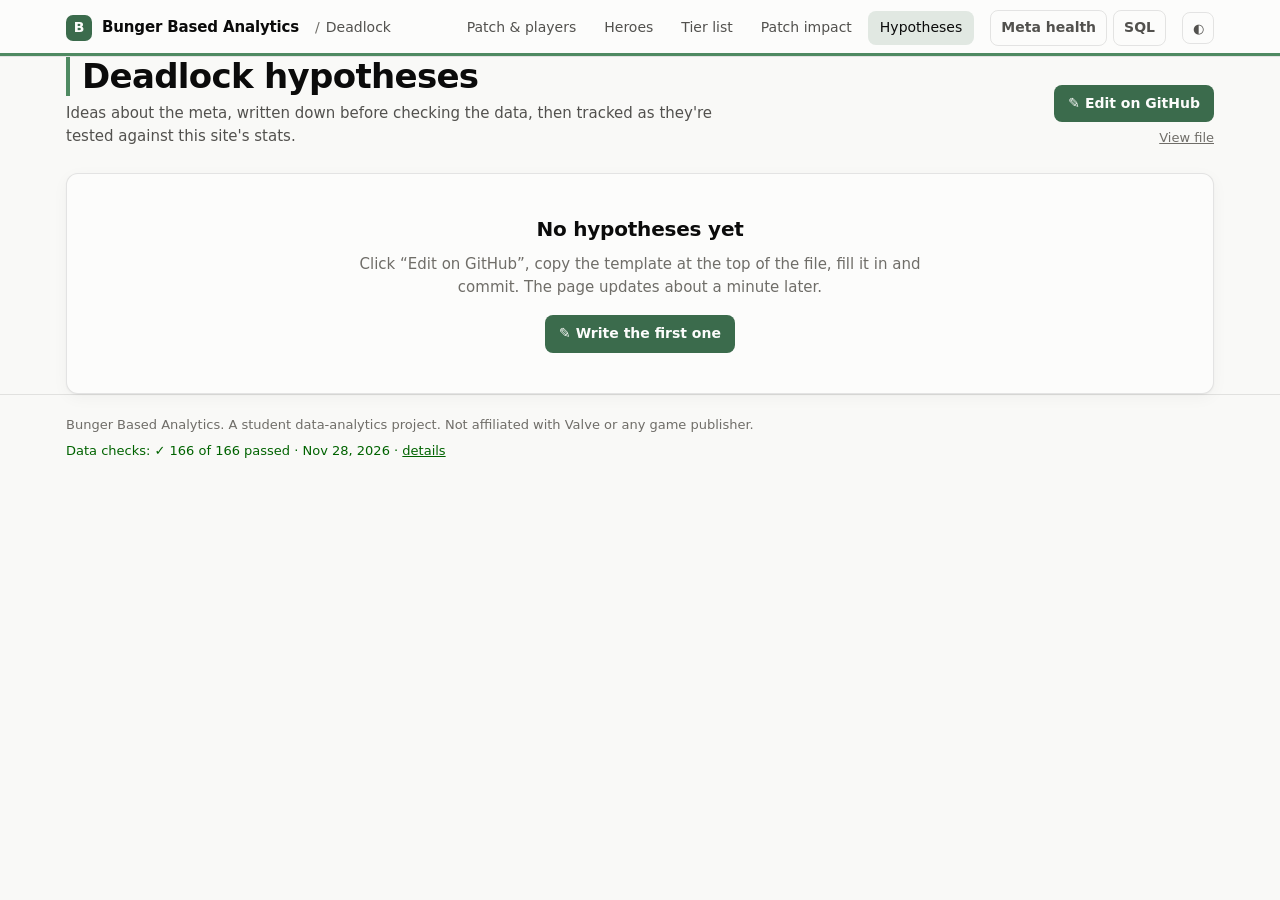
<file: hypotheses.html>
<!doctype html>
<html lang="en">
<head>
  <meta charset="utf-8">
  <meta name="viewport" content="width=device-width, initial-scale=1">
  <title>Hypotheses</title>
  <link rel="icon" type="image/svg+xml" href="assets/img/favicon.svg">
  <link rel="stylesheet" href="assets/css/style.css?v=13">
</head>
<body>
  <main class="wrap" id="app">
    <p class="muted">Loading…</p>
  </main>
  <script src="assets/js/common.js?v=13"></script>
  <script src="assets/js/hypotheses.js?v=13"></script>
</body>
</html>
</file>
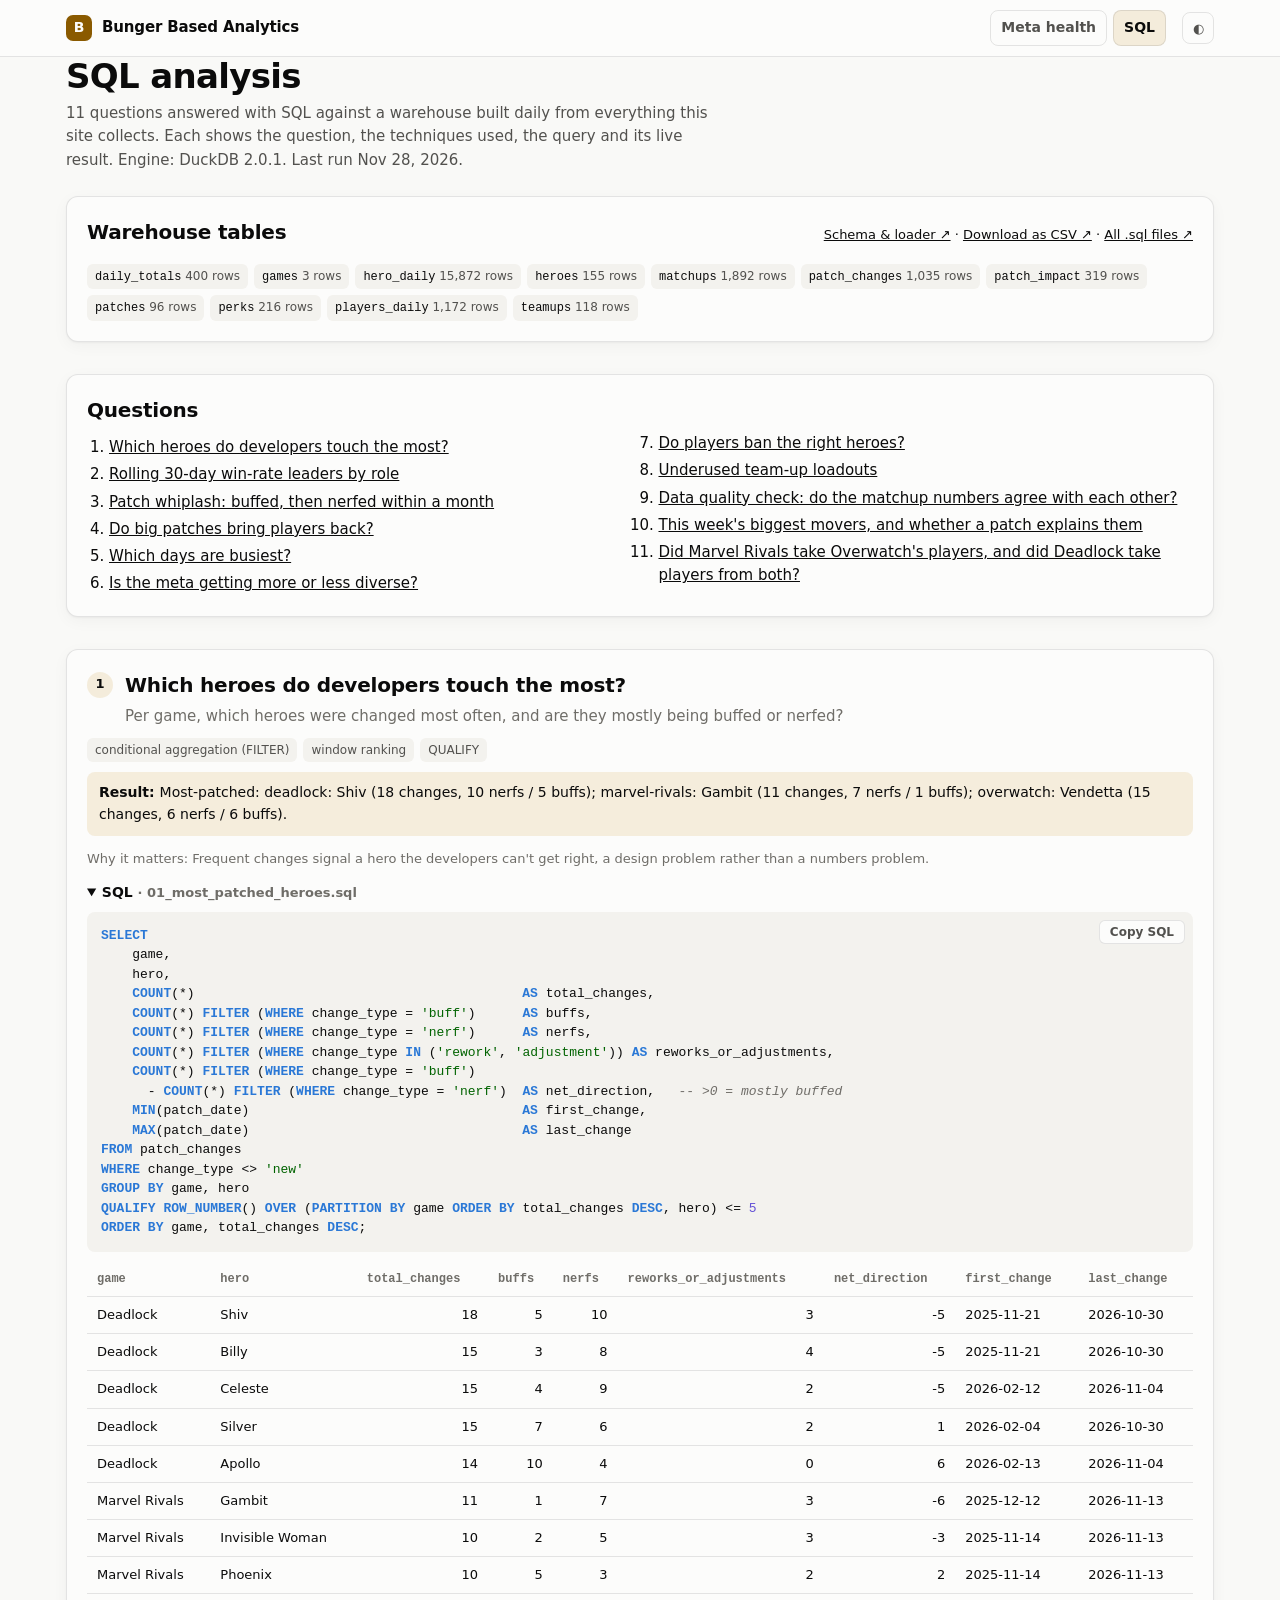
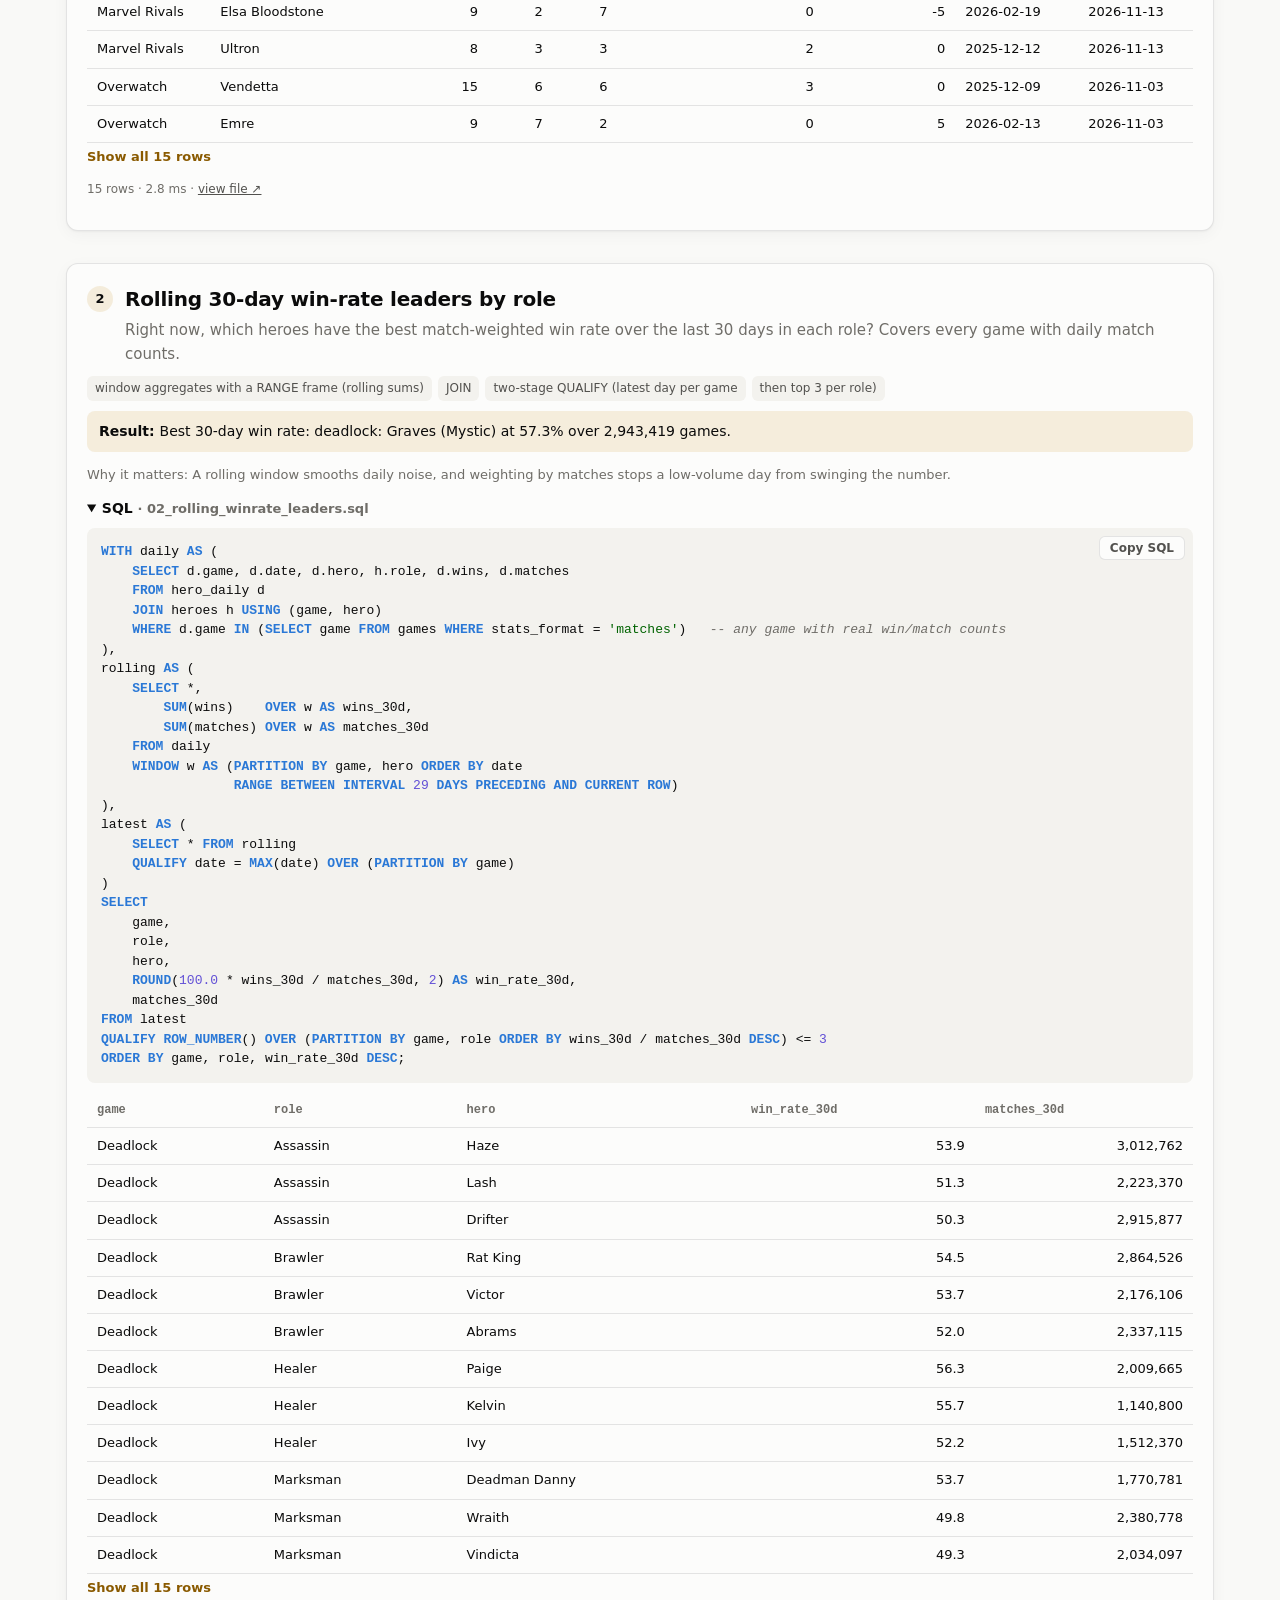
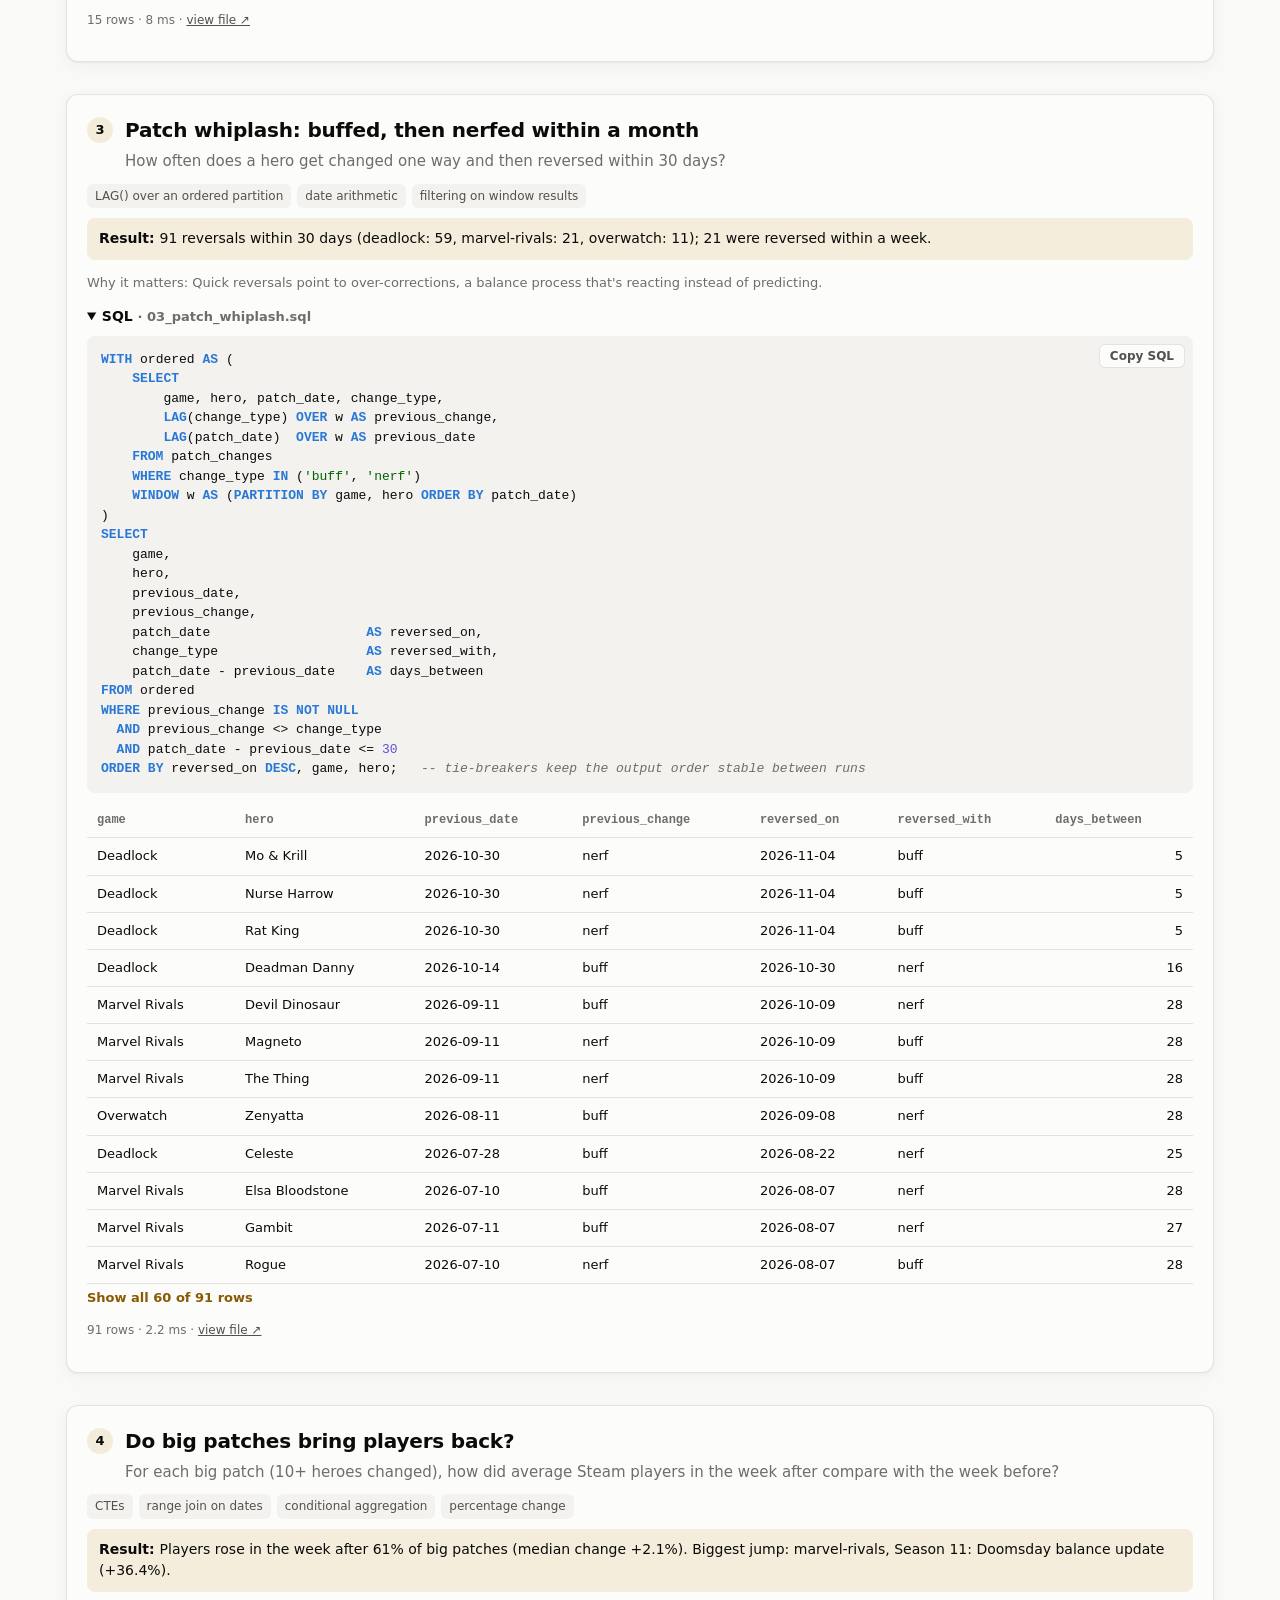
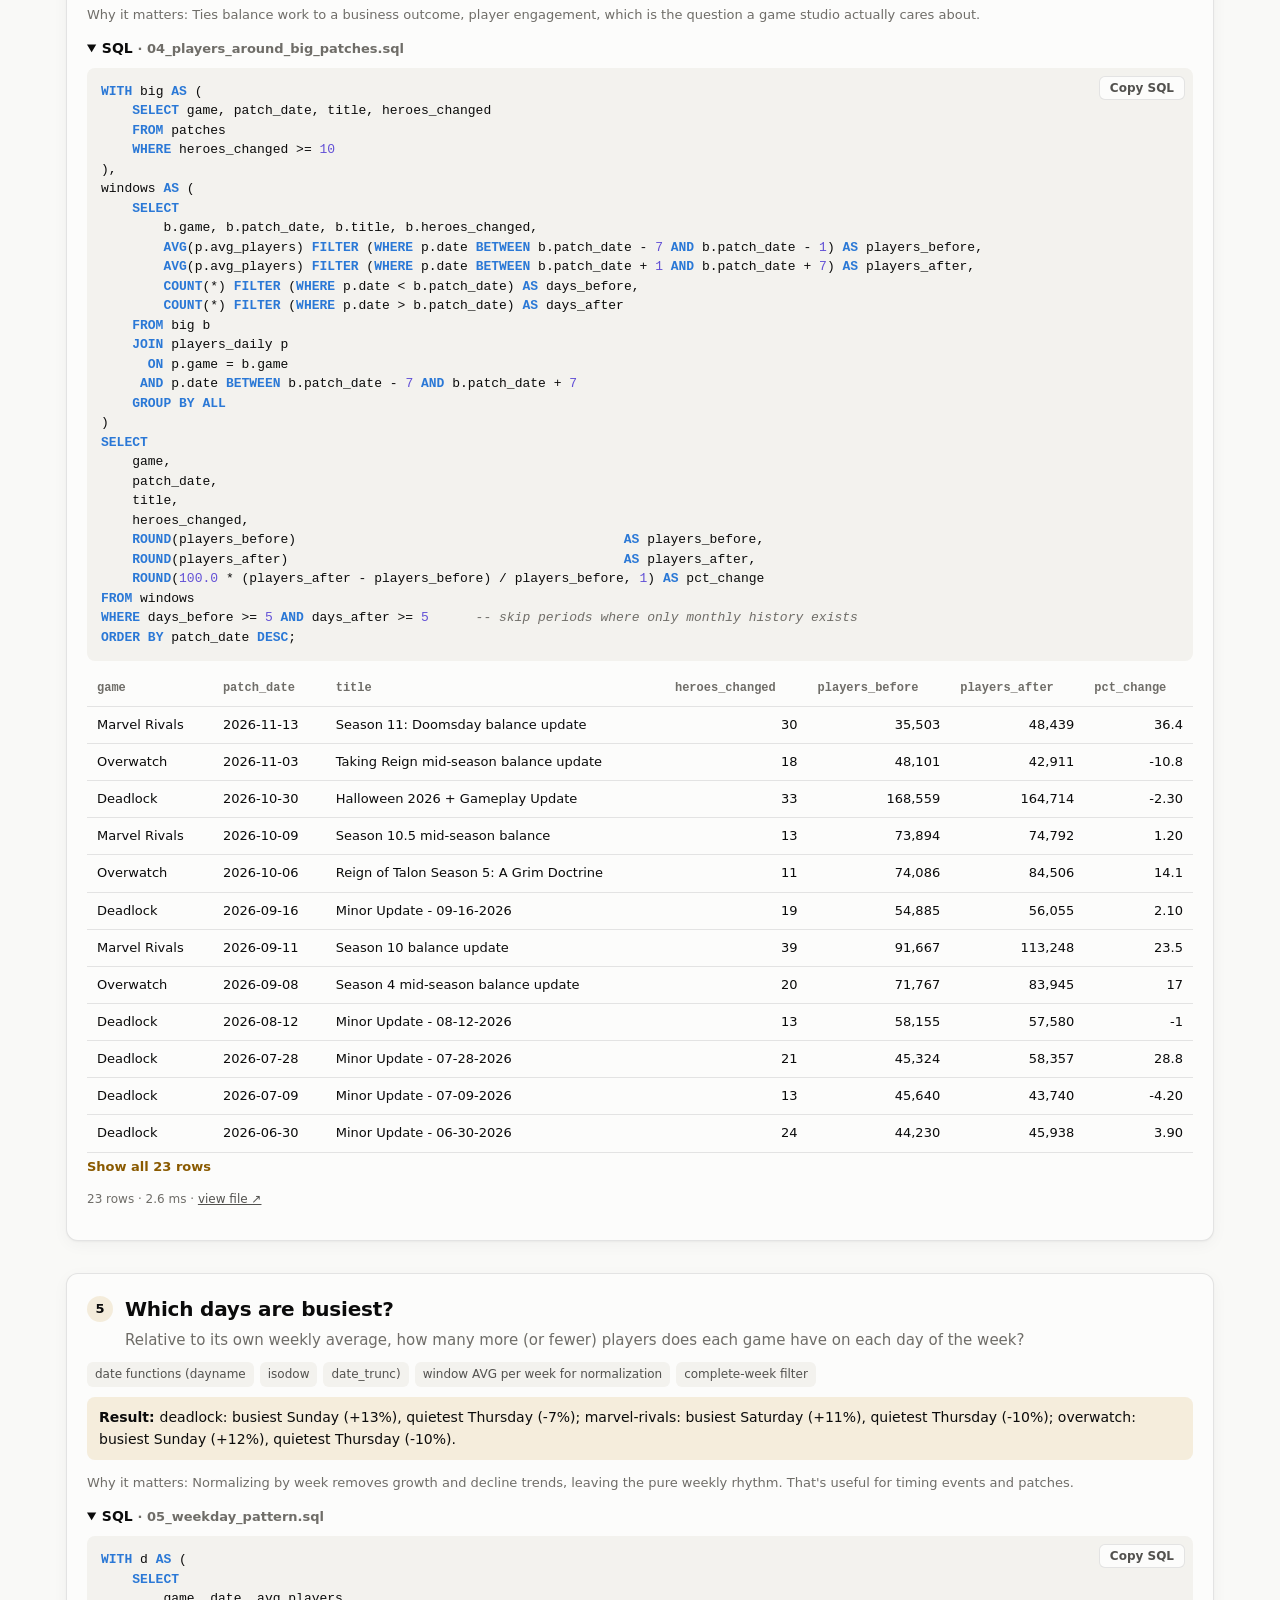
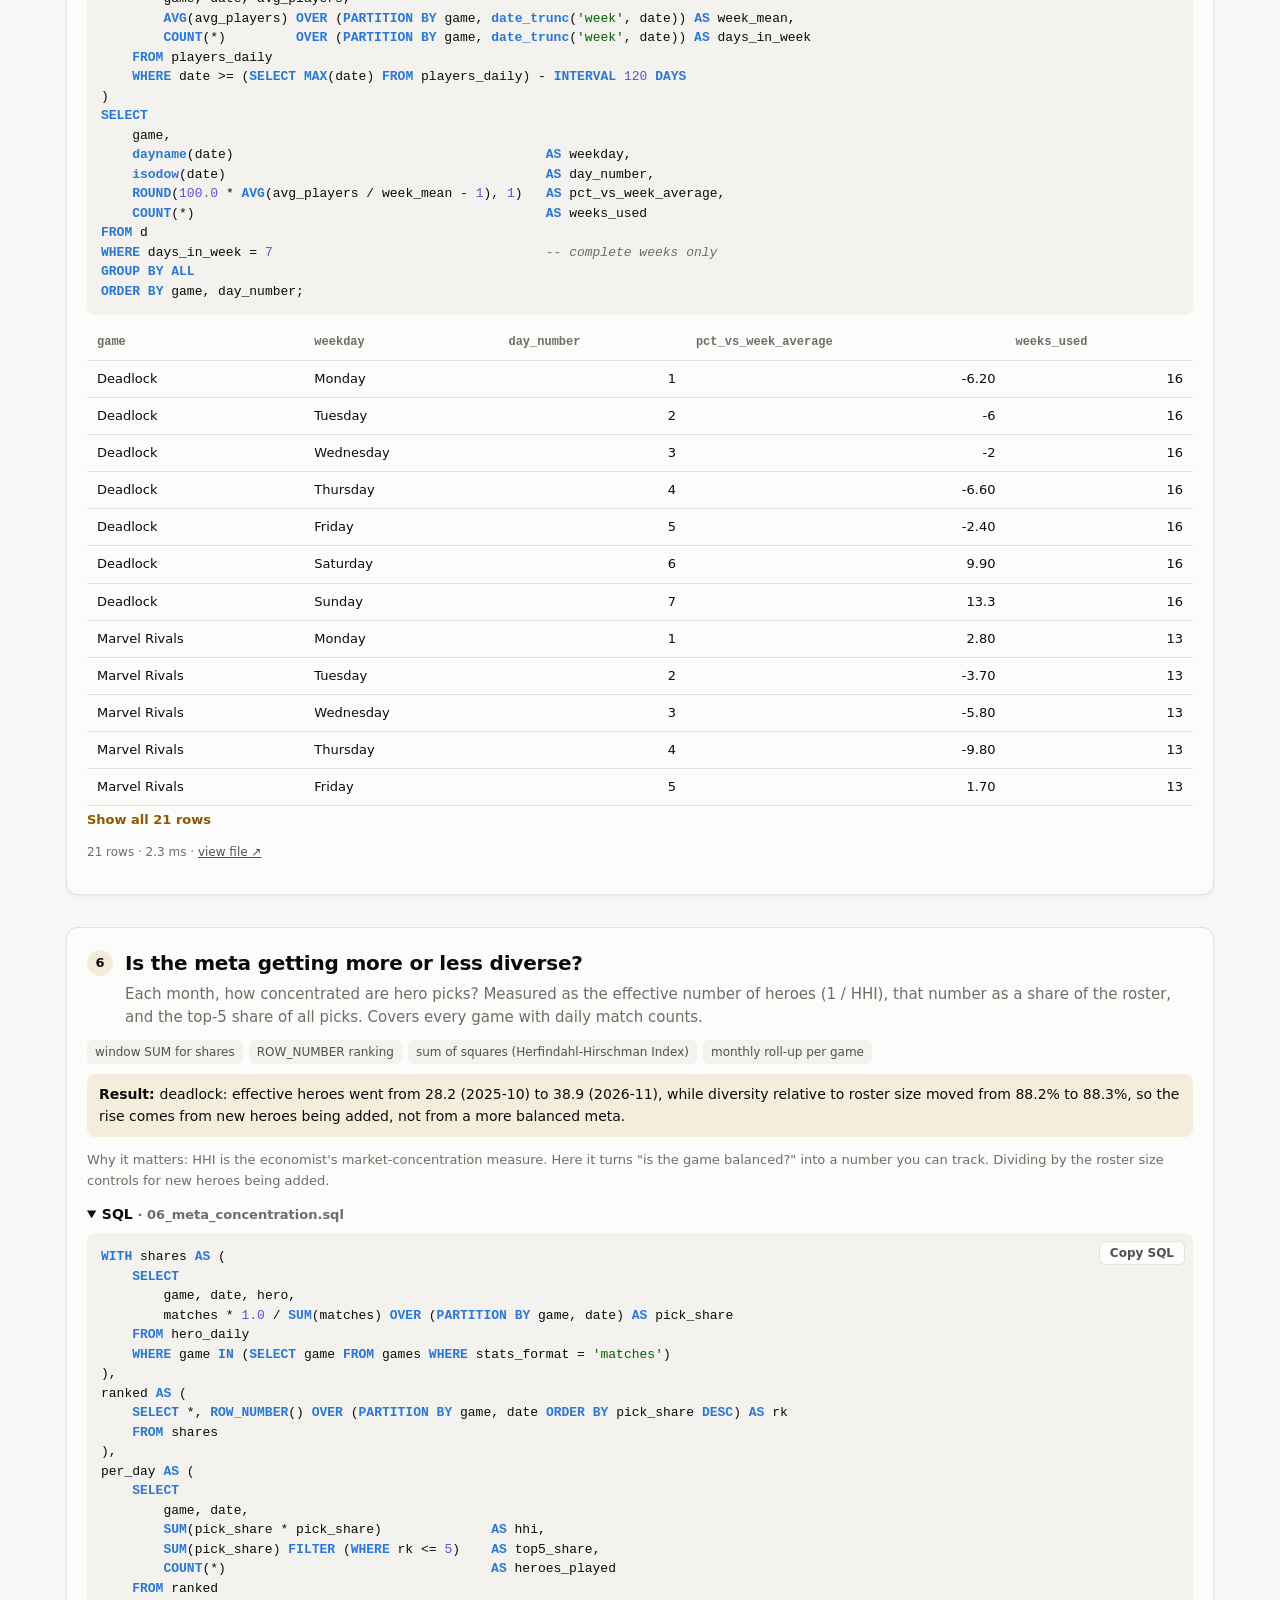
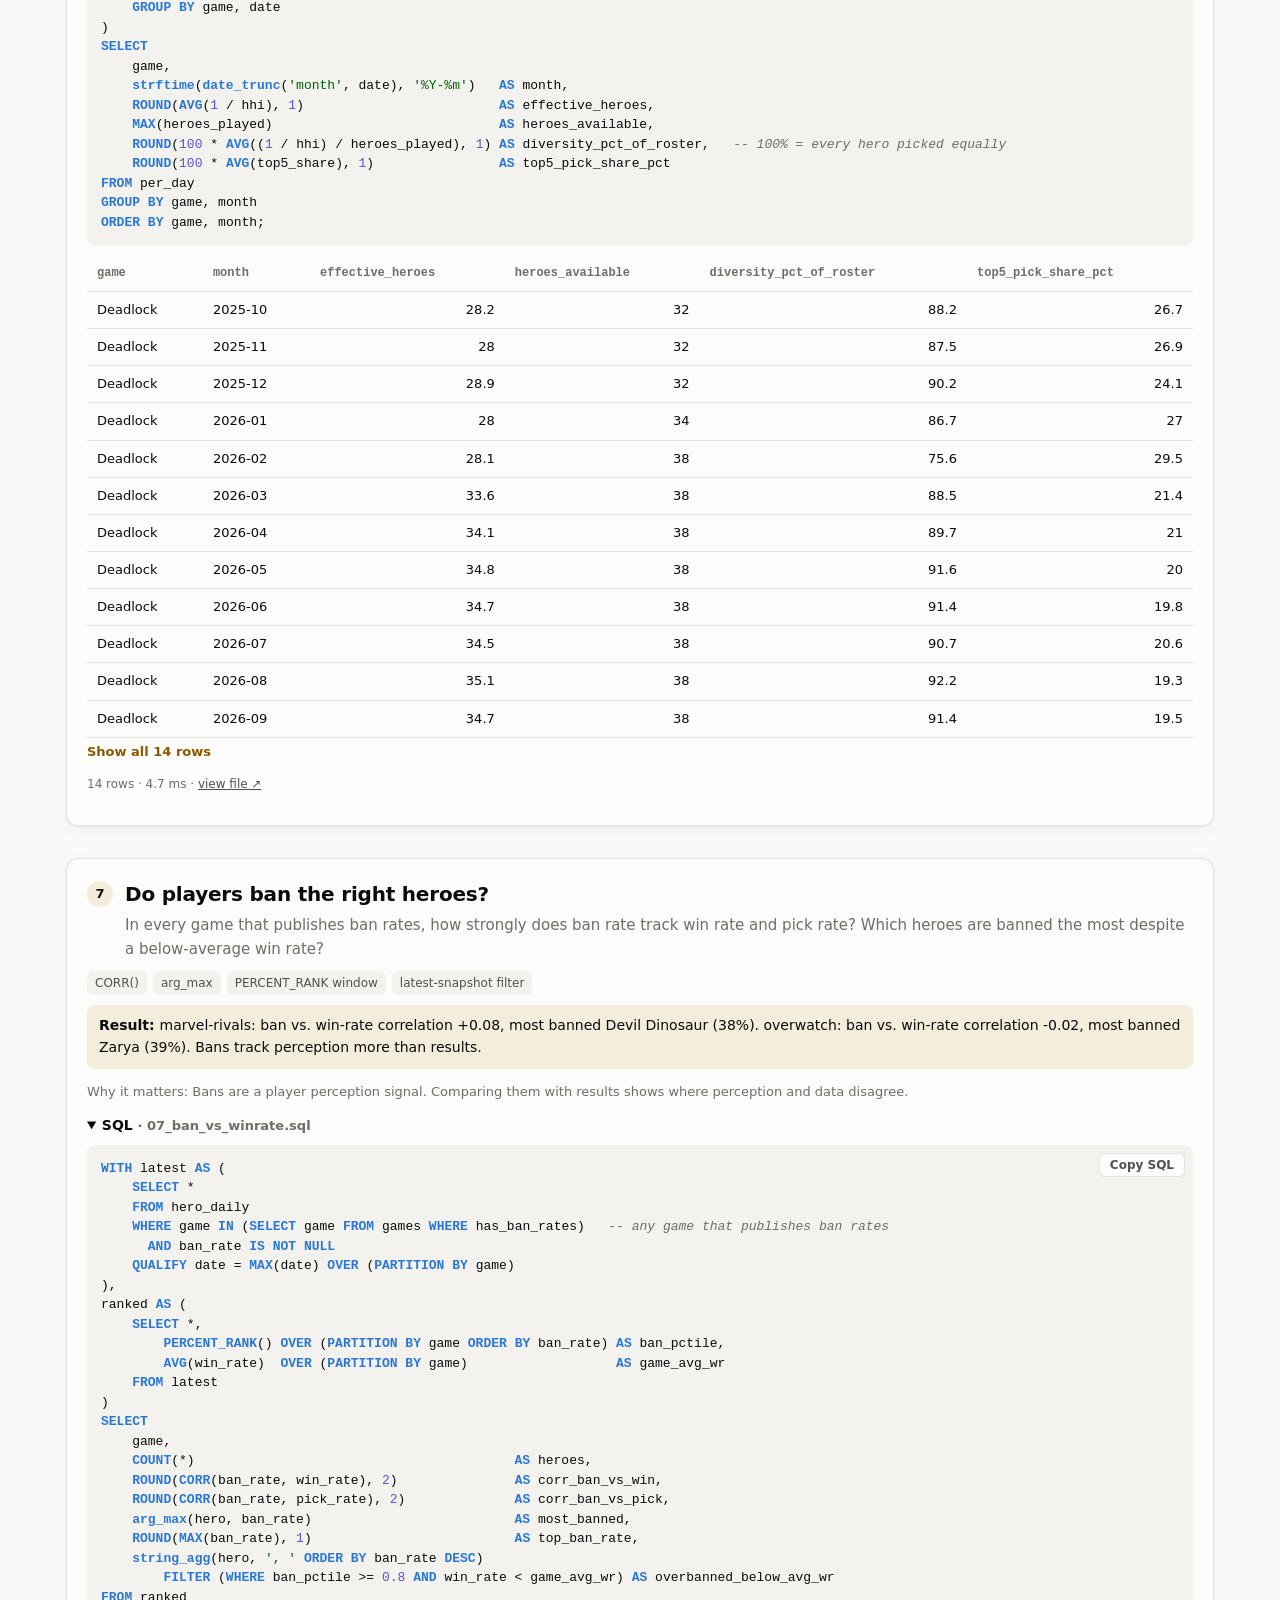
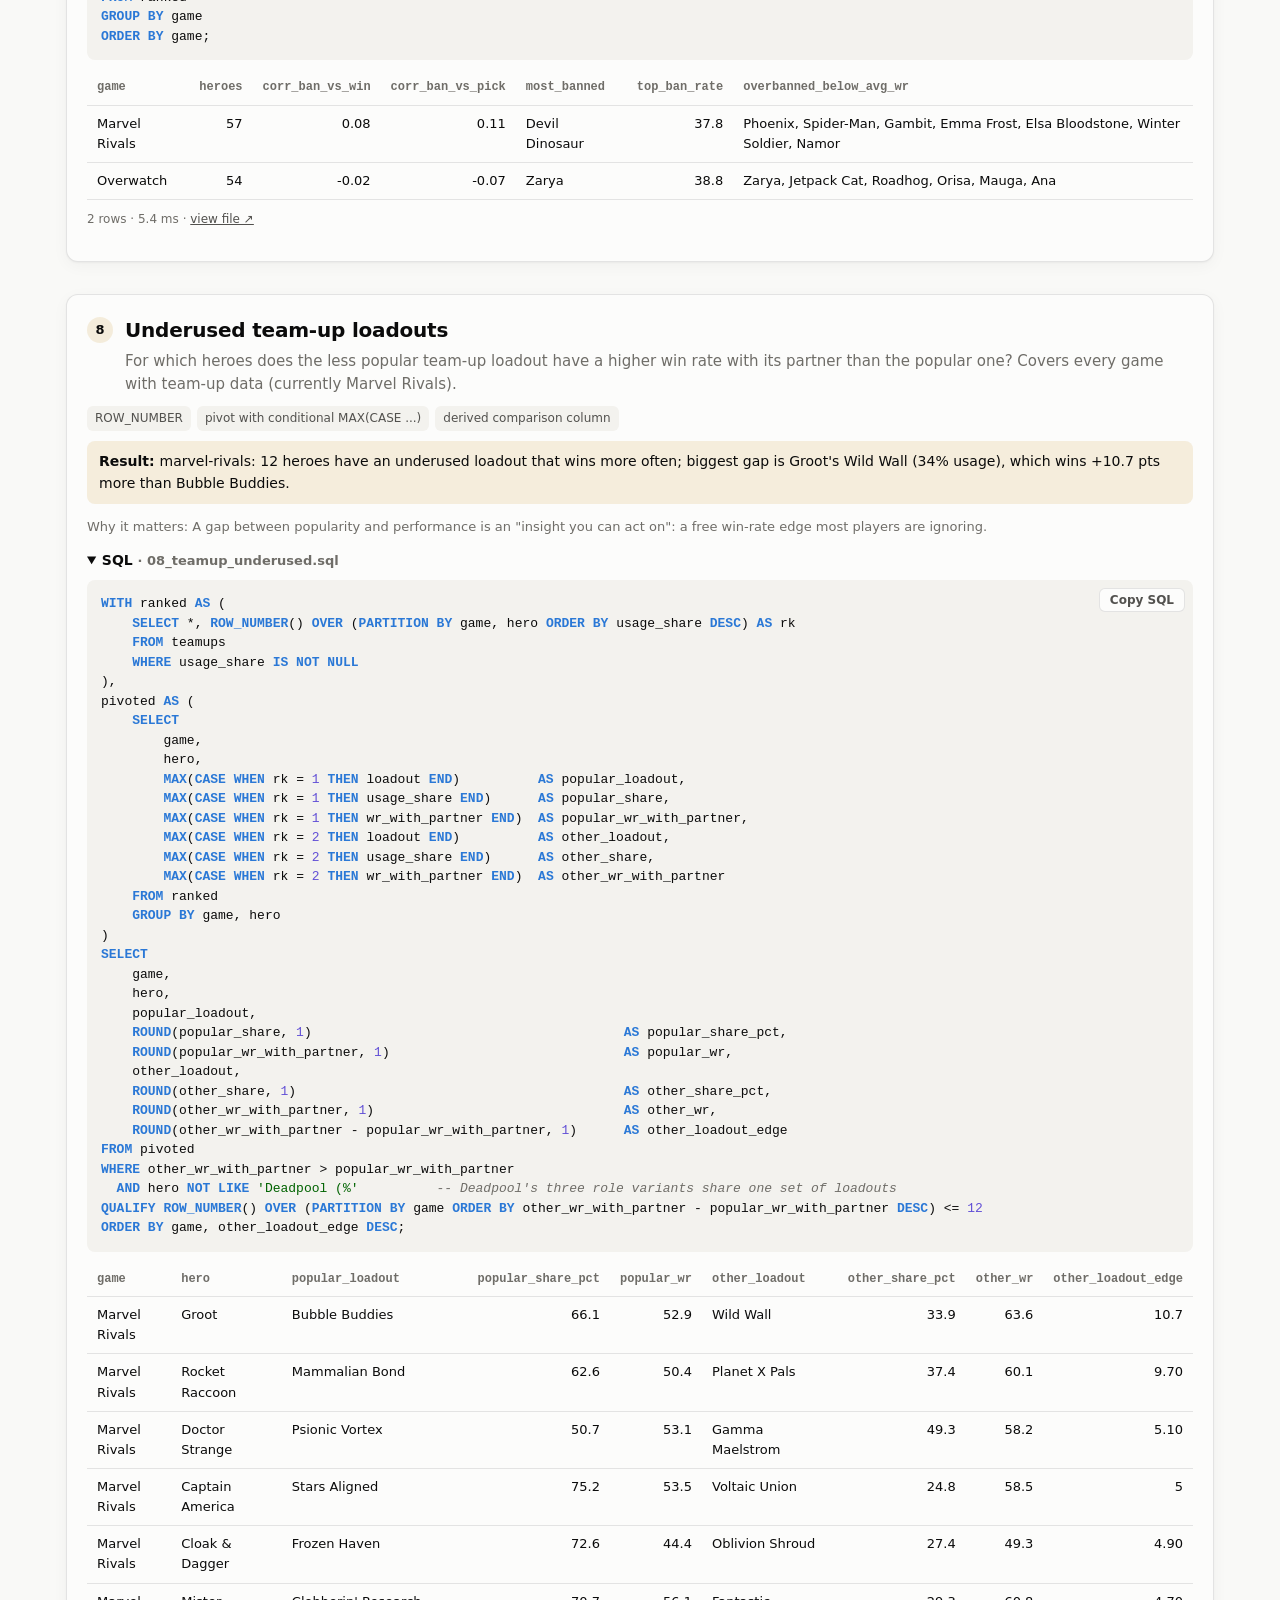
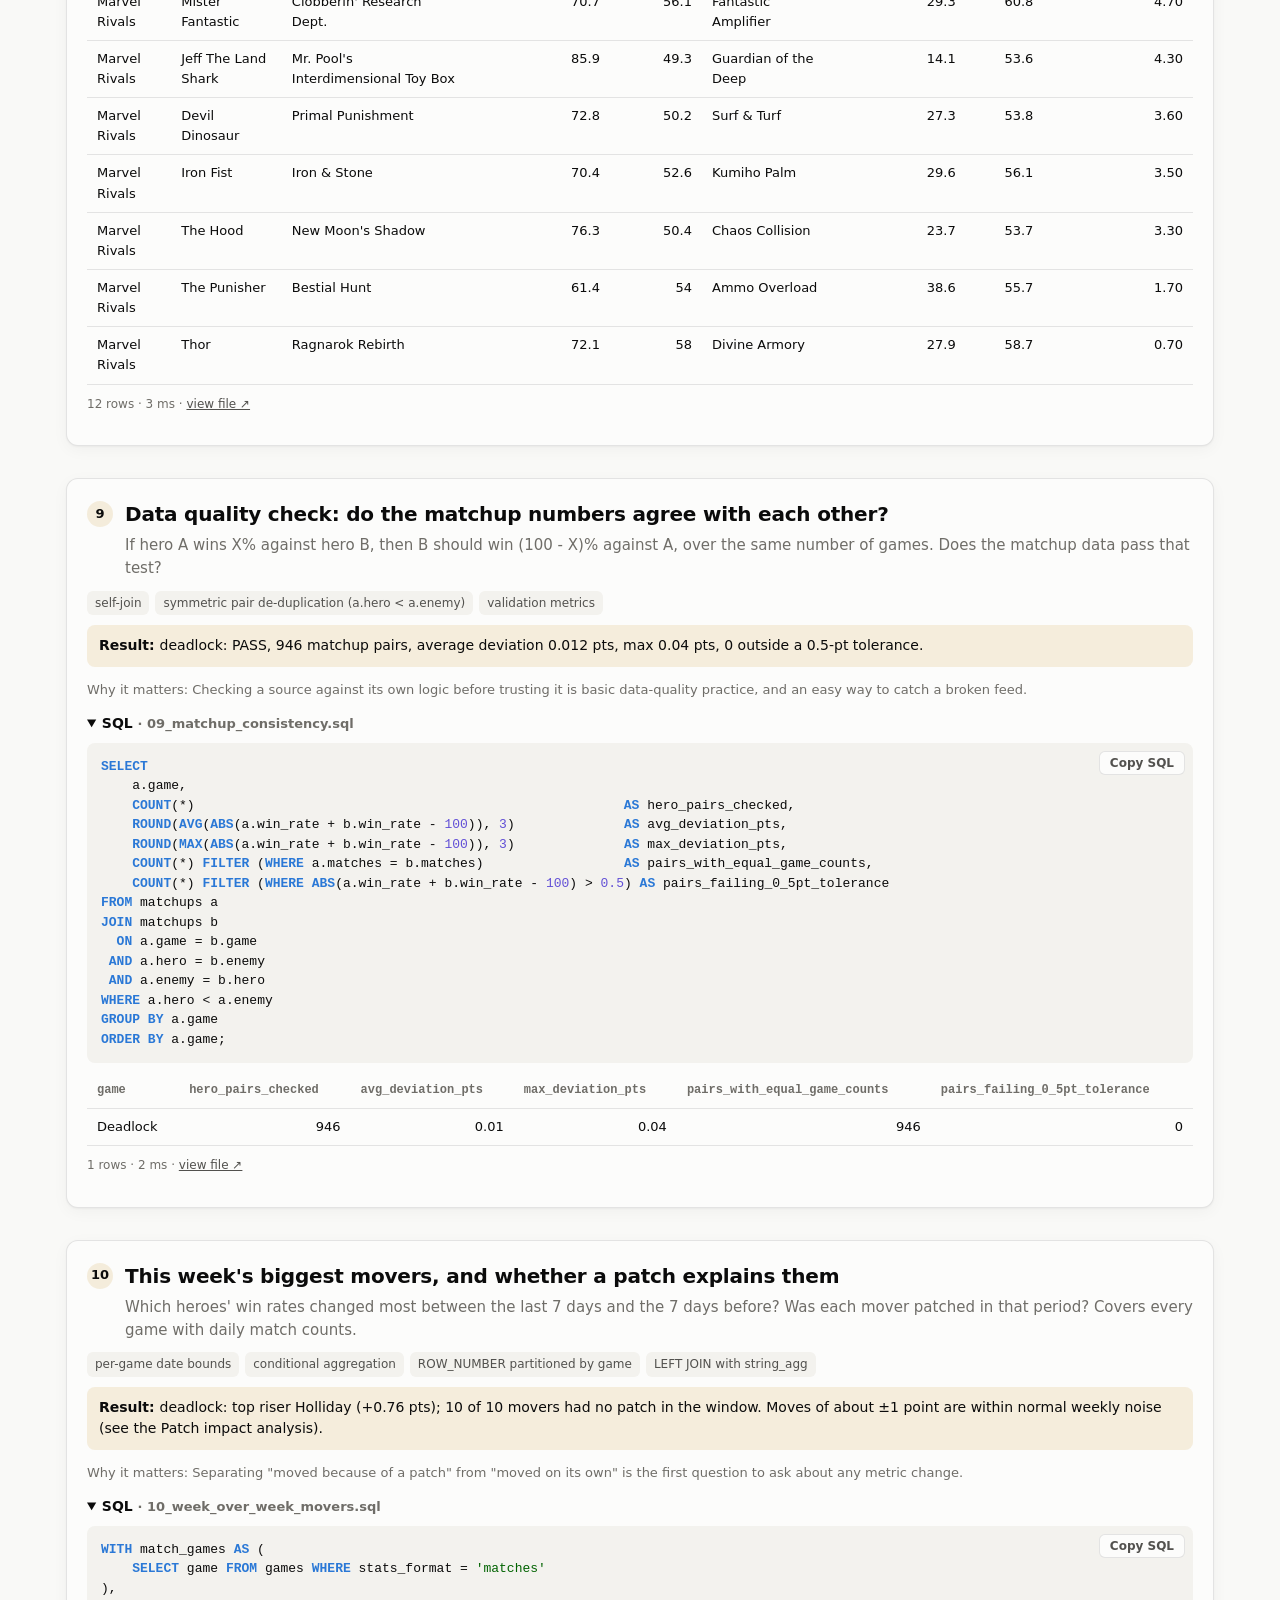
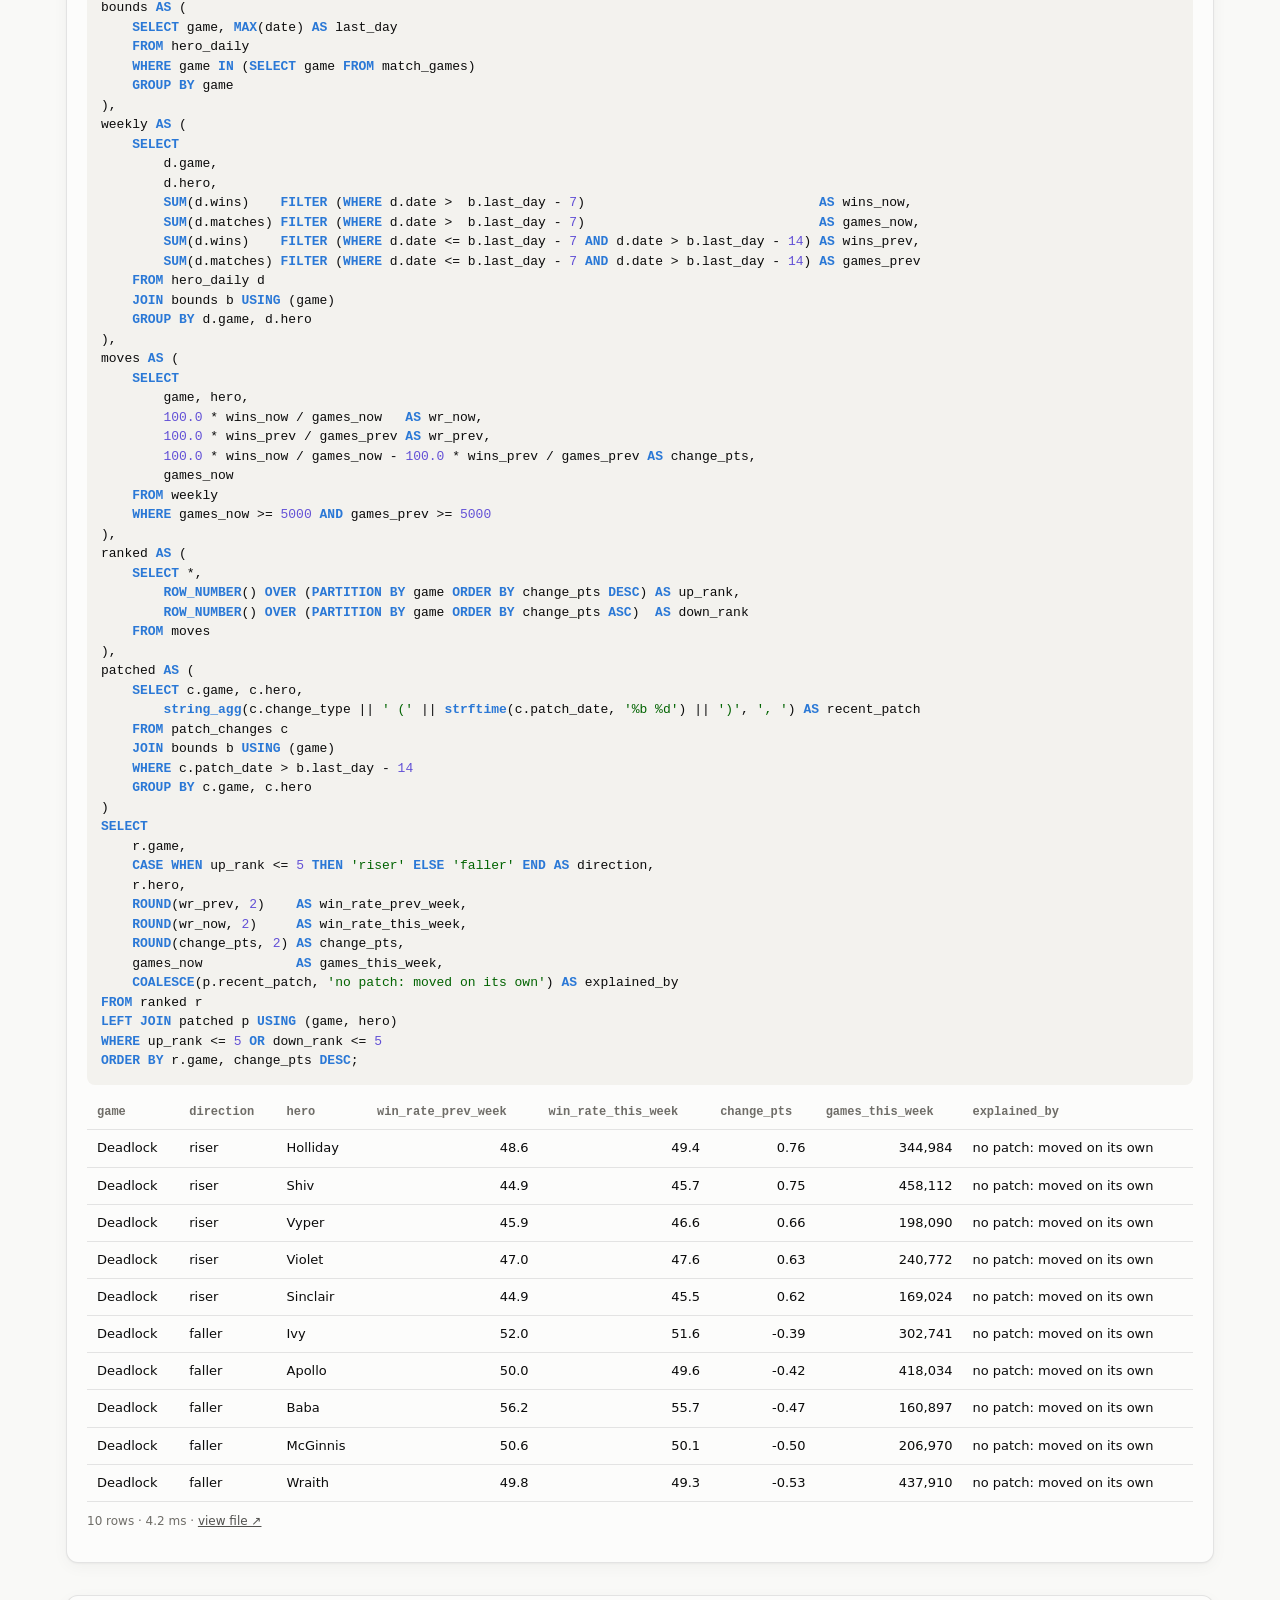
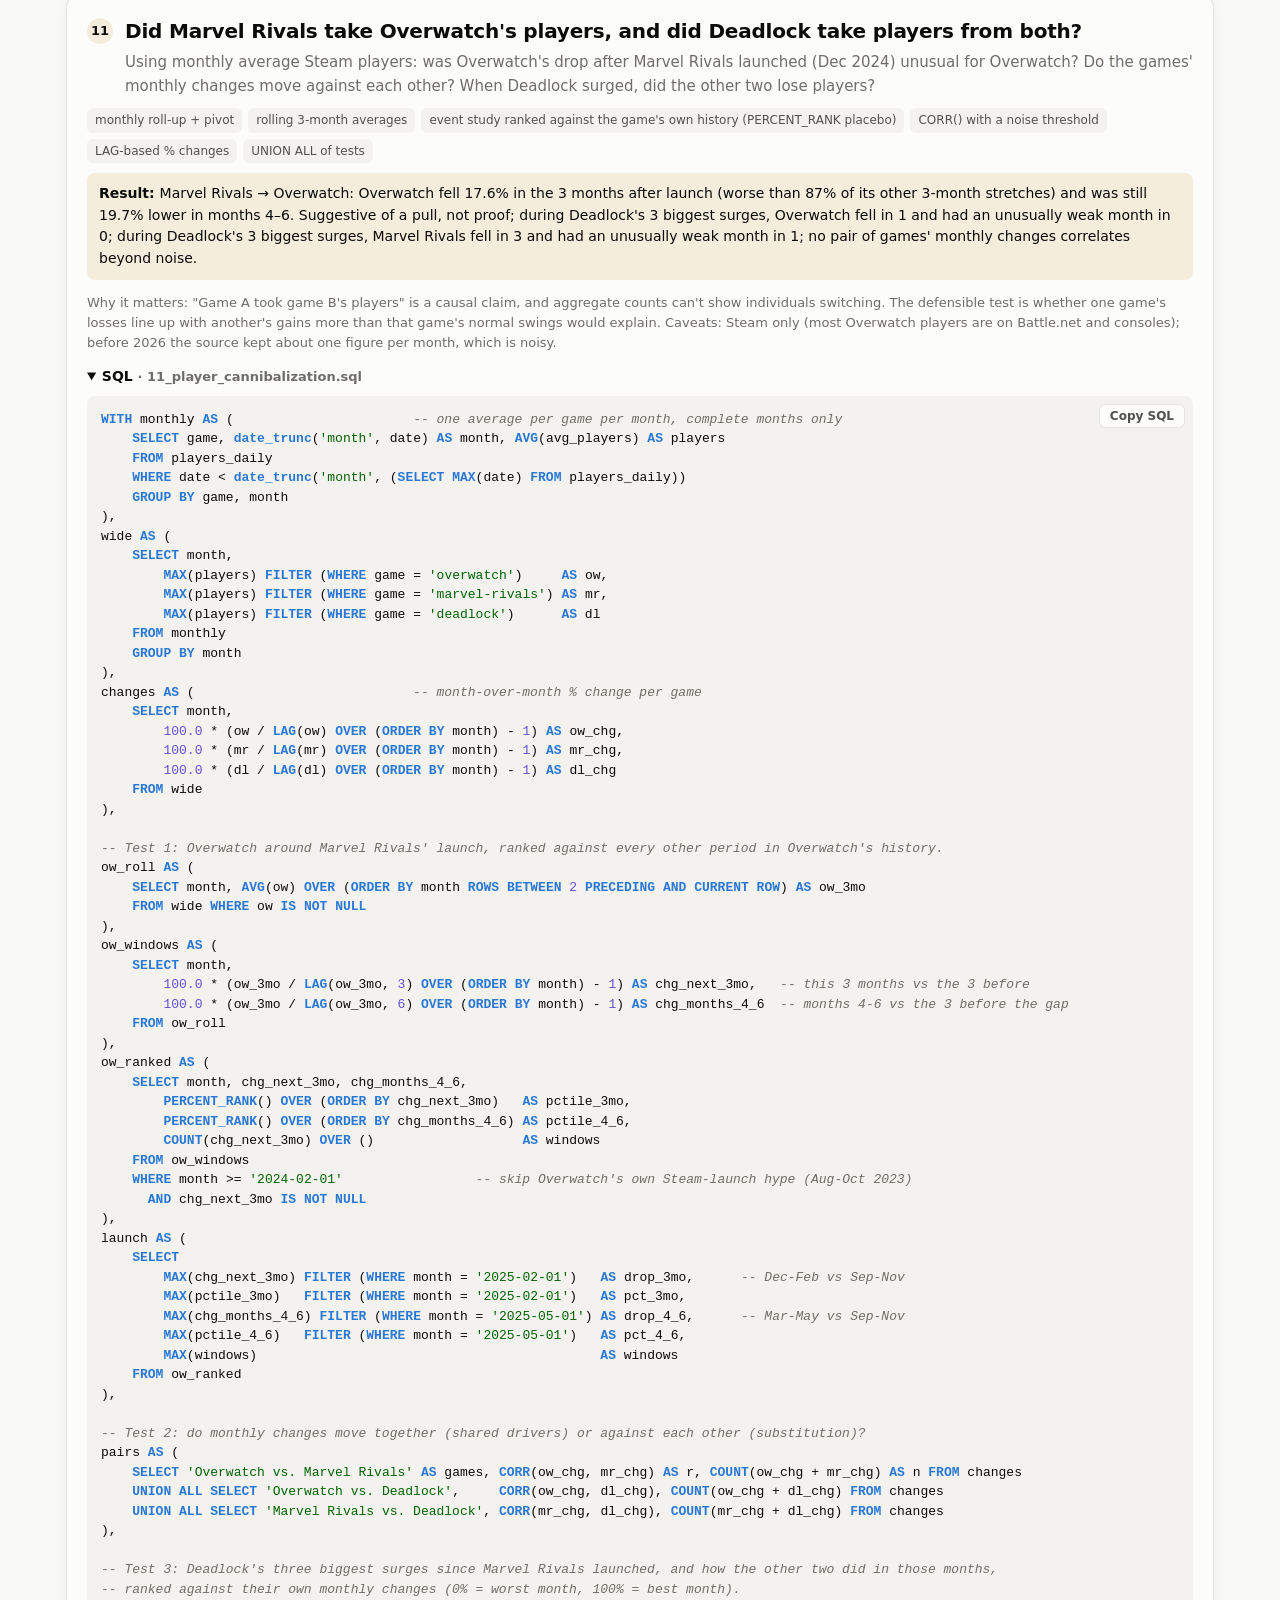
<file: sql.html>
<!doctype html>
<html lang="en">
<head>
  <meta charset="utf-8">
  <meta name="viewport" content="width=device-width, initial-scale=1">
  <title>SQL Analysis</title>
  <meta name="description" content="Ten documented SQL analyses (DuckDB) over hero shooter stats: window functions, CTEs, joins, data-quality checks.">
  <link rel="icon" type="image/svg+xml" href="assets/img/favicon.svg">
  <link rel="stylesheet" href="assets/css/style.css?v=13">
</head>
<body>
  <main class="wrap" id="app">
    <p class="muted">Loading…</p>
  </main>
  <script src="assets/js/common.js?v=13"></script>
  <script src="assets/js/sql.js?v=13"></script>
</body>
</html>
</file>
<file: assets/css/style.css>
/* Bunger Based Analytics — shared styles.
   Colors are role tokens; dark values are selected separately (not auto-inverted). */
:root {
  color-scheme: light;
  --page: #f9f9f7;
  --surface-1: #fcfcfb;
  --surface-2: #f3f2ee;
  --text-primary: #0b0b0b;
  --text-secondary: #52514e;
  --text-muted: #6f6d68;
  --grid: #e1e0d9;
  --axis: #c3c2b7;
  --border: rgba(11, 11, 11, 0.10);
  --accent: #8a5a00;            /* UI accent (brass) — never used for data series */
  --accent-soft: rgba(196, 140, 30, 0.14);
  --series-1: #2a78d6;          /* win rate / daily peak */
  --series-2: #eb6834;          /* pick rate / daily average */
  --series-3: #1baf7a;          /* third categorical slot (aqua) */
  --buff: #006300;
  --nerf: #d03b3b;
  --rework: #6250d6;
  --neutral-mark: #898781;
  --shadow: 0 1px 2px rgba(0,0,0,.04), 0 4px 16px rgba(0,0,0,.04);
  --radius: 12px;
  --font: system-ui, -apple-system, "Segoe UI", sans-serif;
}
@media (prefers-color-scheme: dark) {
  :root:not([data-theme="light"]) {
    color-scheme: dark;
    --page: #0d0d0d;
    --surface-1: #1a1a19;
    --surface-2: #232321;
    --text-primary: #f0efec;
    --text-secondary: #c3c2b7;
    --text-muted: #9a988f;
    --grid: #2c2c2a;
    --axis: #383835;
    --border: rgba(255, 255, 255, 0.10);
    --accent: #e0b25a;
    --accent-soft: rgba(224, 178, 90, 0.14);
    --series-1: #3987e5;
    --series-2: #d95926;
    --series-3: #199e70;
    --buff: #0ca30c;
    --nerf: #e66767;
    --rework: #9085e9;
    --shadow: none;
  }
}
:root[data-theme="dark"] {
  color-scheme: dark;
  --page: #0d0d0d;
  --surface-1: #1a1a19;
  --surface-2: #232321;
  --text-primary: #f0efec;
  --text-secondary: #c3c2b7;
  --text-muted: #9a988f;
  --grid: #2c2c2a;
  --axis: #383835;
  --border: rgba(255, 255, 255, 0.10);
  --accent: #e0b25a;
  --accent-soft: rgba(224, 178, 90, 0.14);
  --series-1: #3987e5;
  --series-2: #d95926;
  --series-3: #199e70;
  --buff: #0ca30c;
  --nerf: #e66767;
  --rework: #9085e9;
  --shadow: none;
}

/* ---------- per-game accent themes (set by <html data-game="…">) ----------
   UI accent only — data series keep the validated chart palette. Light steps are
   darkened so accent text/marks keep contrast on the light surface. */
:root[data-game="deadlock"] { --accent: #3b6b4c; --accent-soft: rgba(59, 107, 76, 0.14); --game-stripe: #4f8a62; }
:root[data-game="overwatch"] { --accent: #b35c00; --accent-soft: rgba(249, 158, 26, 0.18); --game-stripe: #f99e1a; }
:root[data-game="marvel-rivals"] { --accent: #876a00; --accent-soft: rgba(245, 196, 0, 0.2); --game-stripe: #f5c400; }
@media (prefers-color-scheme: dark) {
  :root[data-game="marvel-rivals"]:not([data-theme="light"]) { --accent: #f5c400; --accent-soft: rgba(245, 196, 0, 0.16); --game-stripe: #f5c400; }
  :root[data-game="deadlock"]:not([data-theme="light"]) { --accent: #7fbf91; --accent-soft: rgba(127, 191, 145, 0.16); --game-stripe: #5f9e71; }
  :root[data-game="overwatch"]:not([data-theme="light"]) { --accent: #f99e1a; --accent-soft: rgba(249, 158, 26, 0.16); --game-stripe: #f99e1a; }
}
:root[data-game="deadlock"][data-theme="dark"] { --accent: #7fbf91; --accent-soft: rgba(127, 191, 145, 0.16); --game-stripe: #5f9e71; }
:root[data-game="overwatch"][data-theme="dark"] { --accent: #f99e1a; --accent-soft: rgba(249, 158, 26, 0.16); --game-stripe: #f99e1a; }
:root[data-game="marvel-rivals"][data-theme="dark"] { --accent: #f5c400; --accent-soft: rgba(245, 196, 0, 0.16); --game-stripe: #f5c400; }
:root[data-game] .topbar { box-shadow: inset 0 -3px 0 var(--game-stripe); }
:root[data-game] .page-head h1 { border-left: 4px solid var(--game-stripe); padding-left: 12px; }

* { box-sizing: border-box; }
html { -webkit-text-size-adjust: 100%; }
body {
  margin: 0;
  background: var(--page);
  color: var(--text-primary);
  font: 15px/1.55 var(--font);
}
a { color: inherit; }
img { max-width: 100%; }
.wrap { max-width: 1180px; margin: 0 auto; padding: 0 16px; }

/* ---------- top bar ---------- */
.topbar { border-bottom: 1px solid var(--border); background: var(--surface-1); position: sticky; top: 0; z-index: 20; }
.topbar .wrap { display: flex; align-items: center; gap: 16px; min-height: 56px; flex-wrap: wrap; }
.brand { display: flex; align-items: center; gap: 10px; font-weight: 700; text-decoration: none; letter-spacing: -.01em; }
.brand-mark { width: 26px; height: 26px; border-radius: 7px; background: var(--accent); display: grid; place-items: center; color: var(--surface-1); font-size: 14px; font-weight: 800; }
.crumbs { display: flex; gap: 6px; align-items: center; color: var(--text-muted); font-size: 14px; flex-wrap: wrap; }
.crumbs a { text-decoration: none; color: var(--text-secondary); }
.crumbs a:hover { color: var(--text-primary); }
.spacer { flex: 1; }
.tabs { display: flex; gap: 4px; flex-wrap: wrap; }   /* wrap so 5+ tabs never force sideways scrolling on phones */
.tabs a { text-decoration: none; padding: 6px 12px; border-radius: 8px; color: var(--text-secondary); font-size: 14px; font-weight: 500; }
.tabs a:hover { background: var(--surface-2); color: var(--text-primary); }
.tabs a[aria-current="page"] { background: var(--accent-soft); color: var(--text-primary); }
.icon-btn { border: 1px solid var(--border); background: transparent; color: var(--text-secondary); border-radius: 8px; height: 32px; width: 32px; cursor: pointer; display: grid; place-items: center; }
.icon-btn:hover { color: var(--text-primary); background: var(--surface-2); }

/* ---------- layout ---------- */
main { padding: 28px 0 64px; }
.page-head { display: flex; gap: 20px; align-items: flex-end; justify-content: space-between; flex-wrap: wrap; margin-bottom: 24px; }
h1 { font-size: clamp(26px, 4vw, 34px); line-height: 1.15; margin: 0 0 6px; letter-spacing: -.02em; }
h2 { font-size: 20px; margin: 0 0 4px; letter-spacing: -.01em; }
h3 { font-size: 16px; margin: 0 0 4px; }
.lede { color: var(--text-secondary); margin: 0; max-width: 70ch; }
.muted { color: var(--text-muted); }
.small { font-size: 13px; }
.section { margin-top: 32px; }
.section-head { display: flex; align-items: baseline; justify-content: space-between; gap: 12px; flex-wrap: wrap; margin-bottom: 12px; }

.card { background: var(--surface-1); border: 1px solid var(--border); border-radius: var(--radius); box-shadow: var(--shadow); padding: 20px; }
.grid-2 { display: grid; grid-template-columns: repeat(auto-fit, minmax(min(100%, 420px), 1fr)); gap: 16px; }

/* ---------- stat tiles ---------- */
.tiles { display: grid; grid-template-columns: repeat(auto-fit, minmax(150px, 1fr)); gap: 12px; margin-bottom: 16px; }
.tile { background: var(--surface-2); border-radius: 10px; padding: 12px 14px; }
.tile-label { font-size: 12px; color: var(--text-muted); text-transform: uppercase; letter-spacing: .04em; font-weight: 600; }
.tile-value { font-size: 24px; font-weight: 700; letter-spacing: -.01em; margin-top: 2px; }
.tile-sub { font-size: 13px; color: var(--text-secondary); }
.delta-up { color: var(--buff); font-weight: 600; }
.delta-down { color: var(--nerf); font-weight: 600; }

/* ---------- controls ---------- */
.controls { display: flex; gap: 12px; flex-wrap: wrap; align-items: center; margin-bottom: 14px; }
.seg { display: inline-flex; background: var(--surface-2); border-radius: 9px; padding: 3px; gap: 2px; flex-wrap: wrap; }
.seg button { border: 0; background: transparent; color: var(--text-secondary); font: 500 13px var(--font); padding: 6px 11px; border-radius: 7px; cursor: pointer; }
.seg button:hover { color: var(--text-primary); }
.seg button[aria-pressed="true"] { background: var(--surface-1); color: var(--text-primary); box-shadow: 0 0 0 1px var(--border); font-weight: 600; }
.check { display: inline-flex; gap: 6px; align-items: center; font-size: 13px; color: var(--text-secondary); cursor: pointer; user-select: none; }
.check input { accent-color: var(--accent); }
input[type="search"], select {
  font: 14px var(--font); color: var(--text-primary); background: var(--surface-1);
  border: 1px solid var(--border); border-radius: 8px; padding: 7px 10px; min-height: 34px;
}
input[type="search"] { min-width: 0; width: 220px; max-width: 100%; }
button:focus-visible, a:focus-visible, input:focus-visible, select:focus-visible { outline: 2px solid var(--accent); outline-offset: 2px; }

/* ---------- charts ---------- */
.chart-box { position: relative; height: 340px; }
.chart-box.tall { height: 460px; }
.chart-box canvas { display: block; }
.chart-empty { position: absolute; inset: 0; display: grid; place-items: center; text-align: center; color: var(--text-muted); padding: 24px; }
.legend { display: flex; gap: 16px; flex-wrap: wrap; font-size: 13px; color: var(--text-secondary); margin: 4px 0 10px; }
.legend span { display: inline-flex; align-items: center; gap: 6px; }
.key-line { width: 16px; height: 2px; border-radius: 2px; display: inline-block; }
.key-flag { width: 10px; height: 10px; border-radius: 2px; display: inline-block; }
.source { font-size: 12px; color: var(--text-muted); margin-top: 10px; }
.source a { color: var(--text-secondary); }

.tooltip {
  position: absolute; pointer-events: none; z-index: 10; min-width: 160px; max-width: 300px;
  background: var(--surface-1); border: 1px solid var(--border); border-radius: 10px;
  box-shadow: 0 6px 24px rgba(0,0,0,.18); padding: 10px 12px; font-size: 13px; opacity: 0; transition: opacity .1s;
}
.tooltip.show { opacity: 1; }
.tooltip .tt-date { color: var(--text-muted); font-size: 12px; margin-bottom: 6px; }
.tooltip .tt-row { display: flex; align-items: center; gap: 8px; margin: 2px 0; }
.tooltip .tt-row strong { font-size: 15px; }
.tooltip .tt-row .muted { margin-left: auto; padding-left: 8px; }
.tooltip .tt-patch { border-top: 1px solid var(--border); margin-top: 8px; padding-top: 6px; }

/* ---------- badges ---------- */
.badge { display: inline-flex; align-items: center; gap: 4px; font-size: 12px; font-weight: 600; padding: 2px 8px; border-radius: 999px; border: 1px solid currentColor; white-space: nowrap; }
.badge.buff { color: var(--buff); }
.badge.nerf { color: var(--nerf); }
.badge.rework, .badge.new { color: var(--rework); }
.badge.adjustment, .badge.patch { color: var(--text-secondary); }

/* ---------- home ---------- */
.game-grid { display: grid; grid-template-columns: repeat(auto-fill, minmax(min(100%, 300px), 1fr)); gap: 16px; }
.game-card { display: flex; flex-direction: column; text-decoration: none; overflow: hidden; padding: 0; transition: transform .12s, box-shadow .12s; }
.game-card:hover { transform: translateY(-2px); box-shadow: 0 8px 28px rgba(0,0,0,.14); }
.game-card img { aspect-ratio: 460 / 215; object-fit: cover; width: 100%; background: var(--surface-2); }
.game-card .body { padding: 16px 18px 18px; }
.game-card .meta { display: flex; gap: 8px; flex-wrap: wrap; margin-top: 10px; }
.chip { font-size: 12px; background: var(--surface-2); color: var(--text-secondary); padding: 3px 8px; border-radius: 6px; }
.game-card .live { display: flex; gap: 6px; align-items: center; margin-top: 12px; font-size: 13px; color: var(--text-secondary); }
.dot { width: 8px; height: 8px; border-radius: 50%; background: var(--buff); display: inline-block; }

/* ---------- patch notes ---------- */
.patch-summary p { margin: 0 0 10px; }
.change-list { display: grid; grid-template-columns: repeat(auto-fill, minmax(min(100%, 340px), 1fr)); gap: 12px; }
.change { background: var(--surface-1); border: 1px solid var(--border); border-radius: var(--radius); padding: 16px; display: flex; flex-direction: column; gap: 8px; }
.change-head { display: flex; align-items: center; gap: 10px; }
.change-head img { width: 40px; height: 40px; border-radius: 8px; object-fit: cover; background: var(--surface-2); }
.change-head a { font-weight: 700; text-decoration: none; }
.change-head a:hover { text-decoration: underline; }
.change-head .badge { margin-left: auto; }
.change ul { margin: 0; padding-left: 18px; color: var(--text-secondary); font-size: 14px; }
.change ul li { margin: 2px 0; }
.impact { font-size: 14px; }
.impact b { display: block; font-size: 12px; text-transform: uppercase; letter-spacing: .04em; color: var(--text-muted); margin-bottom: 2px; }
.patch-list { list-style: none; padding: 0; margin: 0; }
.patch-list li { display: flex; gap: 12px; padding: 10px 0; border-top: 1px solid var(--border); align-items: baseline; flex-wrap: wrap; }
.patch-list li:first-child { border-top: 0; }
.patch-list .date { font-variant-numeric: tabular-nums; color: var(--text-muted); font-size: 13px; min-width: 92px; }

/* ---------- heroes ---------- */
.hero-detail { display: grid; grid-template-columns: 1fr; gap: 16px; }
.hero-title { display: flex; gap: 16px; align-items: center; margin-bottom: 14px; }
.hero-title img { width: 72px; height: 72px; border-radius: 12px; object-fit: cover; background: var(--surface-2); }
.hero-title p { margin: 0; }
.hero-grid { display: grid; grid-template-columns: repeat(auto-fill, minmax(150px, 1fr)); gap: 10px; }
.hero-btn {
  display: flex; flex-direction: column; align-items: stretch; gap: 6px; text-align: left; cursor: pointer;
  background: var(--surface-1); border: 1px solid var(--border); border-radius: 10px; padding: 10px; color: inherit; font: inherit;
  transition: border-color .1s, transform .1s;
}
.hero-btn:hover { border-color: var(--accent); transform: translateY(-1px); }
.hero-btn[aria-pressed="true"] { border-color: var(--accent); box-shadow: 0 0 0 2px var(--accent-soft); }
.hero-btn .top { display: flex; align-items: center; gap: 8px; }
.hero-btn img { width: 36px; height: 36px; border-radius: 8px; object-fit: cover; background: var(--surface-2); flex: none; }
.hero-btn .name { font-weight: 600; font-size: 14px; line-height: 1.2; }
.hero-btn .role { font-size: 12px; color: var(--text-muted); }
.hero-btn .nums { display: flex; justify-content: space-between; font-size: 12px; color: var(--text-secondary); font-variant-numeric: tabular-nums; }
.hero-btn .nums b { color: var(--text-primary); font-size: 13px; }

.table-wrap { overflow-x: auto; }
table { border-collapse: collapse; width: 100%; font-size: 14px; }
th, td { text-align: left; padding: 8px 10px; border-bottom: 1px solid var(--border); vertical-align: top; }
th { font-size: 12px; color: var(--text-muted); text-transform: uppercase; letter-spacing: .04em; font-weight: 600; }
td.num, th.num { text-align: right; font-variant-numeric: tabular-nums; white-space: nowrap; }
details summary { cursor: pointer; color: var(--text-secondary); font-size: 14px; }

/* ---------- tiers (ordinal, diverging around 50% win rate: blue = strong, red = weak) ---------- */
.tier-badge {
  display: inline-grid; place-items: center; width: 26px; height: 26px; border-radius: 7px;
  font-weight: 800; font-size: 14px; flex: none; color: #ffffff;
}
.tier-S { background: #184f95; }
.tier-A { background: #2a78d6; }
.tier-B { background: #86b6ef; color: #0b0b0b; }
.tier-C { background: #f2b0ae; color: #0b0b0b; }
.tier-D { background: #e34948; }
.tier-F { background: #9e2a2a; }
.tier-row { display: grid; grid-template-columns: 92px 1fr; border-top: 1px solid var(--border); }
.tier-row:first-child { border-top: 0; }
.tier-label { display: flex; flex-direction: column; align-items: center; justify-content: center; gap: 4px; padding: 14px 8px; text-align: center; }
.tier-label .tier-badge { width: 48px; height: 48px; font-size: 26px; border-radius: 10px; }
.tier-label .small { line-height: 1.2; }
.tier-heroes { display: grid; grid-template-columns: repeat(auto-fill, minmax(150px, 1fr)); gap: 8px; padding: 12px; align-content: start; }
.tier-heroes .empty { color: var(--text-muted); font-size: 13px; align-self: center; }

/* ---------- matchups & builds ---------- */
.match-list { list-style: none; margin: 0; padding: 0; }
.match-list li { display: grid; grid-template-columns: 32px 1fr auto; gap: 10px; align-items: center; padding: 7px 0; border-top: 1px solid var(--border); }
.match-list li:first-child { border-top: 0; }
.match-list img { width: 32px; height: 32px; border-radius: 7px; object-fit: cover; background: var(--surface-2); }
.match-list a { font-weight: 600; text-decoration: none; }
.match-list a:hover { text-decoration: underline; }
.match-list .num { text-align: right; font-variant-numeric: tabular-nums; font-size: 13px; color: var(--text-secondary); }
.match-list .num b { color: var(--text-primary); font-size: 14px; }
.phase-grid { display: grid; grid-template-columns: repeat(auto-fit, minmax(min(100%, 240px), 1fr)); gap: 12px; }
.phase { background: var(--surface-2); border-radius: 10px; padding: 12px; }
.phase h4 { margin: 0 0 8px; font-size: 13px; text-transform: uppercase; letter-spacing: .04em; color: var(--text-muted); }
.item-row { display: grid; grid-template-columns: 30px 1fr auto; gap: 8px; align-items: center; padding: 4px 0; font-size: 13px; }
.item-row .num { text-align: right; font-variant-numeric: tabular-nums; color: var(--text-secondary); white-space: nowrap; }
.item-icon { width: 30px; height: 30px; border-radius: 6px; object-fit: contain; background: var(--surface-1); border: 1px solid var(--border); }
.item-icon.slot-weapon { border-color: #c97a1e; }
.item-icon.slot-vitality { border-color: #4f9a3a; }
.item-icon.slot-spirit { border-color: #8a5fd1; }
.build { border: 1px solid var(--border); border-radius: 10px; padding: 14px; }
.build + .build { margin-top: 10px; }
.build-head { display: flex; gap: 12px; align-items: baseline; flex-wrap: wrap; margin-bottom: 8px; }
.build-head strong { font-size: 15px; }
.build-cats { display: grid; gap: 8px; }
.build-cat { display: grid; grid-template-columns: 130px 1fr; gap: 10px; align-items: start; }
.build-cat > span { font-size: 12px; color: var(--text-muted); padding-top: 6px; overflow-wrap: anywhere; }
.build-cat .icons { display: flex; flex-wrap: wrap; gap: 4px; }
/* team comps */
.comp-hero { display: inline-flex; align-items: center; gap: 6px; padding: 3px 9px 3px 3px; border-radius: 999px; border: 1px solid var(--border);
  background: var(--surface-2); font-size: 13px; text-decoration: none; color: var(--text-secondary); }
.comp-hero img { width: 24px; height: 24px; border-radius: 50%; object-fit: cover; background: var(--surface-1); }
.comp-hero:hover { color: var(--text-primary); border-color: var(--accent); }
.comp-hero.is-core { border: 2px solid var(--text-secondary); color: var(--text-primary); font-weight: 600; }
.comp-hero.is-current { background: var(--accent-soft); border-color: var(--accent); color: var(--text-primary); }
.comp-notes { display: grid; grid-template-columns: repeat(auto-fit, minmax(min(100%, 220px), 1fr)); gap: 10px; margin-top: 10px; }
/* perks */
.perk + .perk { margin-top: 12px; padding-top: 12px; border-top: 1px solid var(--border); }
.perk-head { display: grid; grid-template-columns: 30px 1fr auto; gap: 8px; align-items: center; }
.perk-share { font-size: 18px; font-weight: 700; font-variant-numeric: tabular-nums; }
.share-bar { height: 6px; border-radius: 3px; background: var(--surface-1); margin: 6px 0 4px; overflow: hidden; }
.share-bar span { display: block; height: 100%; border-radius: 3px; background: var(--series-1); }
.perk p { margin: 2px 0 0; }
/* team-up loadouts */
.teamup-rank { width: 26px; height: 26px; border-radius: 50%; display: grid; place-items: center; font-weight: 700; font-size: 13px;
  background: var(--accent-soft); color: var(--text-primary); }
.teamup .comp-hero { margin-top: 3px; }

@media (max-width: 640px) { .build-cat { grid-template-columns: 1fr; gap: 4px; } .tier-row { grid-template-columns: 64px 1fr; } }

/* analysis page */
.findings { margin: 8px 0 0; padding-left: 20px; }
.findings li { margin: 6px 0; max-width: 90ch; }
.method ol { padding-left: 20px; }
.method li { margin: 6px 0; max-width: 95ch; }

/* hypotheses */
.head-actions { display: flex; flex-direction: column; align-items: flex-end; gap: 6px; }
.button { display: inline-flex; align-items: center; gap: 6px; padding: 8px 14px; border-radius: 8px; font-weight: 600; font-size: 14px;
  text-decoration: none; background: var(--accent); color: var(--surface-1); }
.button:hover { filter: brightness(1.08); }
.hypo-list { display: grid; gap: 14px; }
.hypo { border-left: 4px solid var(--neutral-mark); }
.hypo.status-supported { border-left-color: var(--buff); }
.hypo.status-refuted { border-left-color: var(--nerf); }
.hypo.status-testing { border-left-color: var(--rework); }
.hypo-head { display: flex; gap: 12px; align-items: flex-start; justify-content: space-between; }
.hypo-head h2 { font-size: 18px; }
.hypo-meta { display: flex; flex-wrap: wrap; gap: 4px 16px; margin: 4px 0 10px; }
.hypo-meta b { color: var(--text-secondary); font-weight: 600; }
.hypo-heroes { display: flex; flex-wrap: wrap; gap: 6px; margin-bottom: 10px; }
.hypo-body p { margin: 0 0 10px; max-width: 85ch; }
.hypo-body ul { margin: 0 0 10px; padding-left: 20px; }
.empty-state { text-align: center; padding: 40px 20px; }
.empty-state p { max-width: 60ch; margin: 8px auto 16px; }
@media (max-width: 640px) { .head-actions { align-items: flex-start; } .hypo-head { flex-direction: column; } }

.health-status { display: inline-block; margin-top: 6px; }
.health-status.good { color: var(--buff); }
.health-status.warn { color: var(--text-secondary); }
.health-status.bad { color: var(--nerf); font-weight: 600; }
.health-status a { color: inherit; }
.error-box { padding: 20px; }
.error-box h2 { margin-bottom: 6px; }
.error-box p { margin: 6px 0; }

/* meta health page */
.site-links { display: inline-flex; gap: 6px; }
.score-grid { display: grid; grid-template-columns: repeat(auto-fit, minmax(min(100%, 280px), 1fr)); gap: 16px; }
.scorecard { text-decoration: none; border-top: 4px solid var(--game-line); display: flex; flex-direction: column; gap: 8px; }
.scorecard:hover { box-shadow: 0 6px 24px rgba(0,0,0,.12); }
.scorecard-head { display: flex; justify-content: space-between; align-items: center; gap: 8px; }
.score-big span { font-size: 44px; font-weight: 800; letter-spacing: -.02em; line-height: 1; }
.score-big small { font-size: 16px; color: var(--text-muted); margin-left: 2px; }
.comp-bars { display: grid; gap: 6px; margin: 4px 0; }
.comp-bar { display: grid; grid-template-columns: 96px 1fr 40px; gap: 8px; align-items: center; }
.comp-bar .share-bar { margin: 0; }
.comp-bar b { text-align: right; font-variant-numeric: tabular-nums; }

/* SQL page */
.nav-link { text-decoration: none; padding: 6px 10px; border-radius: 8px; color: var(--text-secondary); font-size: 14px; font-weight: 600;
  border: 1px solid var(--border); }
.nav-link:hover, .nav-link[aria-current="page"] { color: var(--text-primary); background: var(--accent-soft); }
.schema { display: flex; flex-wrap: wrap; gap: 6px; }
.schema code { font-size: 12px; color: var(--text-primary); }
.toc ol { margin: 6px 0 0; padding-left: 22px; columns: 2 300px; }
.toc li { margin: 4px 0; break-inside: avoid; }
.sql-card { scroll-margin-top: 70px; }
.sql-head { display: flex; gap: 12px; align-items: flex-start; }
.sql-head .teamup-rank { margin-top: 2px; flex: none; }
.tags { display: flex; flex-wrap: wrap; gap: 6px; margin: 10px 0; }
.takeaway { background: var(--accent-soft); border-radius: 8px; padding: 10px 12px; margin: 10px 0; font-size: 14px; }
.sql-details { margin: 10px 0; }
.sql-details summary { font-weight: 600; color: var(--text-primary); }
.code-wrap { position: relative; margin-top: 8px; }
pre.sql { background: var(--surface-2); border-radius: 8px; padding: 14px; overflow-x: auto; font-size: 13px; line-height: 1.5; margin: 0;
  font-family: ui-monospace, "Cascadia Code", Consolas, monospace; }
pre.sql .k { color: var(--series-1); font-weight: 600; }
pre.sql .s { color: var(--buff); }
pre.sql .n { color: var(--rework); }
pre.sql .c { color: var(--text-muted); font-style: italic; }
.copy-btn { position: absolute; top: 8px; right: 8px; font: 600 12px var(--font); padding: 4px 10px; border-radius: 6px; cursor: pointer;
  border: 1px solid var(--border); background: var(--surface-1); color: var(--text-secondary); }
.copy-btn:hover { color: var(--text-primary); }
table.sql-result { font-size: 13px; }
table.sql-result th { text-transform: none; letter-spacing: 0; font-family: ui-monospace, Consolas, monospace; font-size: 12px; }
.linkish { background: none; border: 0; color: var(--accent); font: 600 13px var(--font); cursor: pointer; padding: 6px 0; }

.notice { background: var(--accent-soft); border-radius: 10px; padding: 12px 14px; font-size: 14px; color: var(--text-secondary); }
.notice code { font-size: 13px; }
footer { border-top: 1px solid var(--border); padding: 20px 0 40px; color: var(--text-muted); font-size: 13px; }

@media (max-width: 640px) {
  .chart-box { height: 280px; }
  .chart-box.tall { height: 400px; }
  .card { padding: 16px; }
  .topbar { position: static; }
  .topbar .wrap { gap: 8px 12px; padding-top: 8px; padding-bottom: 8px; }
  .tabs { width: 100%; order: 5; }
  .tiles { grid-template-columns: repeat(2, minmax(0, 1fr)); gap: 8px; }
  .tile-value { font-size: 20px; }
}
</file>
